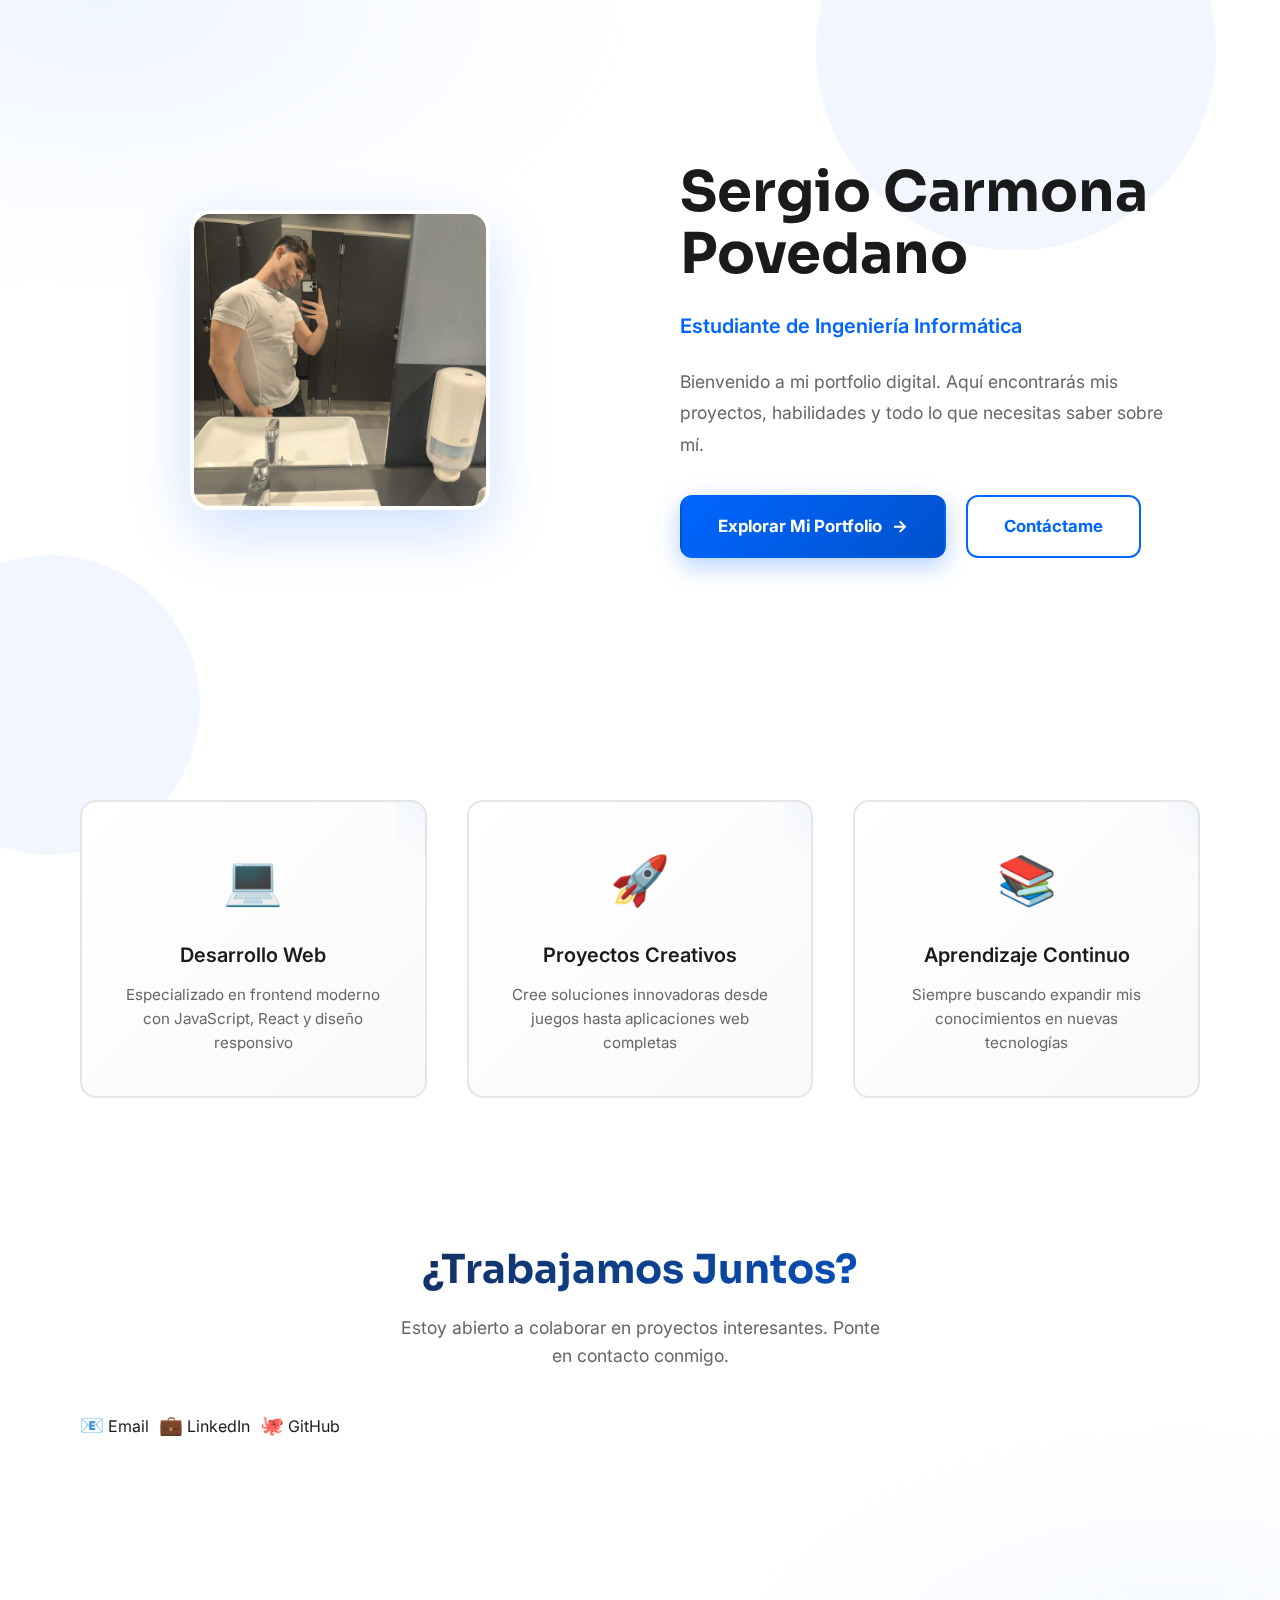
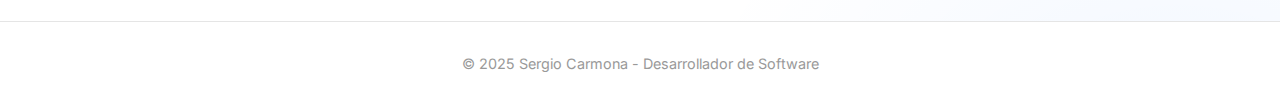
<file: index.html>
<!DOCTYPE html>
<html lang="es">
<head>
    <meta charset="UTF-8">
    <meta name="viewport" content="width=device-width, initial-scale=1.0">
    <title>Sergio Carmona - Portfolio</title>
    <link rel="stylesheet" href="style-landing.css">
    <link href="https://fonts.googleapis.com/css2?family=Inter:wght@300;400;500;600;700&family=Sora:wght@400;600;700&display=swap" rel="stylesheet">
</head>
<body class="landing-page">
    
    <!-- Landing Page Principal -->
    <div class="landing-container">
        <!-- Fondo animado minimalista -->
        <div class="background-blur blur-1"></div>
        <div class="background-blur blur-2"></div>
        
        <div class="landing-content">
            <!-- Sección de Presentación -->
            <div class="hero-section">
                <!-- Imagen del usuario -->
                <div class="profile-image-container">
                    <div class="profile-frame">
                        <img src="perfil.jpeg" alt="Sergio Carmona Povedano" class="profile-image" />
                        <div class="frame-decoration"></div>
                    </div>
                </div>

                <!-- Texto descriptivo -->
                <div class="hero-text">
                    <h1 class="hero-title">Sergio Carmona Povedano</h1>
                    <p class="hero-subtitle">Estudiante de Ingeniería Informática</p>
                    
                    <p class="hero-description">
                        Bienvenido a mi portfolio digital. Aquí encontrarás mis proyectos, habilidades y todo lo que necesitas saber sobre mí.
                    </p>

                    <!-- Botones de acción -->
                    <div class="cta-buttons">
                        <a href="portfolio.html" class="btn btn-primary">
                            Explorar Mi Portfolio
                            <span class="arrow">→</span>
                        </a>
                        <a href="#contact" class="btn btn-secondary">Contáctame</a>
                    </div>
                </div>
            </div>

            <!-- Sección de Características Rápidas -->
            <div class="features-section">
                <div class="feature-card">
                    <div class="feature-icon">💻</div>
                    <h3>Desarrollo Web</h3>
                    <p>Especializado en frontend moderno con JavaScript, React y diseño responsivo</p>
                </div>

                <div class="feature-card">
                    <div class="feature-icon">🚀</div>
                    <h3>Proyectos Creativos</h3>
                    <p>Cree soluciones innovadoras desde juegos hasta aplicaciones web completas</p>
                </div>

                <div class="feature-card">
                    <div class="feature-icon">📚</div>
                    <h3>Aprendizaje Continuo</h3>
                    <p>Siempre buscando expandir mis conocimientos en nuevas tecnologías</p>
                </div>
            </div>

            <!-- Sección de Contacto -->
            <div class="contact-section" id="contact">
                <h2>¿Trabajamos Juntos?</h2>
                <p>Estoy abierto a colaborar en proyectos interesantes. Ponte en contacto conmigo.</p>
                
                <div class="contact-links">
                    <a href="mailto:tu@email.com" class="contact-link">
                        <span class="icon">📧</span>
                        <span>Email</span>
                    </a>
                    <a href="https://linkedin.com" target="_blank" class="contact-link">
                        <span class="icon">💼</span>
                        <span>LinkedIn</span>
                    </a>
                    <a href="https://github.com" target="_blank" class="contact-link">
                        <span class="icon">🐙</span>
                        <span>GitHub</span>
                    </a>
                </div>
            </div>
        </div>
    </div>

    <footer class="landing-footer">
        <p>© 2025 Sergio Carmona - Desarrollador de Software</p>
    </footer>

</body>
</html>
</file>
<file: style-landing.css>
/* ============================================
   LANDING PAGE - MINIMALISTA Y MODERNA
   ============================================ */

* {
    margin: 0;
    padding: 0;
    box-sizing: border-box;
    scroll-behavior: smooth;
}

:root {
    /* Colores modernos y limpios */
    --primary: #1a1a1a;
    --secondary: #ffffff;
    --accent: #0066ff;
    --accent-light: #e6f2ff;
    --text-dark: #1a1a1a;
    --text-light: #666666;
    --text-very-light: #999999;
    --border-color: #e5e5e5;
    --bg-light: #f9f9f9;
    --shadow-sm: 0 2px 8px rgba(0, 0, 0, 0.08);
    --shadow-md: 0 8px 24px rgba(0, 0, 0, 0.12);
    --shadow-lg: 0 16px 48px rgba(0, 0, 0, 0.15);
    --transition: all 0.3s cubic-bezier(0.25, 0.46, 0.45, 0.94);
}

/* Dark mode support */
@media (prefers-color-scheme: dark) {
    :root {
        --primary: #ffffff;
        --secondary: #1a1a1a;
        --text-dark: #ffffff;
        --text-light: #d0d0d0;
        --text-very-light: #888888;
        --border-color: #333333;
        --bg-light: #2a2a2a;
    }
}

body {
    font-family: 'Inter', -apple-system, BlinkMacSystemFont, 'Segoe UI', sans-serif;
    background-color: var(--secondary);
    color: var(--text-dark);
    line-height: 1.6;
    overflow-x: hidden;
}

/* Fondo sutil con degradados para toda la página */
.landing-page,
.portfolio-page {
    background:
        radial-gradient(900px 500px at 8% 0%, rgba(0, 102, 255, 0.06), transparent 60%),
        radial-gradient(800px 480px at 92% 100%, rgba(0, 102, 255, 0.05), transparent 60%),
        var(--secondary);
}

/* ============================================
   LANDING PAGE
   ============================================ */

.landing-page {
    min-height: 100vh;
    display: flex;
    flex-direction: column;
}

.landing-container {
    position: relative;
    flex: 1;
    overflow: hidden;
}

/* Fondos animados minimalistas */
.background-blur {
    position: fixed;
    border-radius: 50%;
    opacity: 0.05;
    pointer-events: none;
    z-index: 0;
}

.blur-1 {
    width: 400px;
    height: 400px;
    background: var(--accent);
    top: -150px;
    right: 5%;
    animation: float 8s ease-in-out infinite;
}

.blur-2 {
    width: 300px;
    height: 300px;
    background: var(--accent);
    bottom: 5%;
    left: -100px;
    animation: float 10s ease-in-out infinite reverse;
}

.blur-3 {
    width: 350px;
    height: 350px;
    background: #0066ff;
    top: 25%;
    left: 10%;
    animation: float 12s ease-in-out infinite;
}

.blur-4 {
    width: 280px;
    height: 280px;
    background: var(--accent);
    bottom: 25%;
    right: 8%;
    animation: float 11s ease-in-out infinite reverse;
}

.blur-5 {
    width: 320px;
    height: 320px;
    background: #0066ff;
    top: 70%;
    right: 15%;
    animation: float 9s ease-in-out infinite;
}

@keyframes float {
    0%, 100% {
        transform: translateY(0px);
    }
    50% {
        transform: translateY(40px);
    }
}

/* En móviles, hacer los círculos un poco más visibles */
@media (max-width: 768px) {
    .background-blur { opacity: 0.08; }
}

.landing-content {
    position: relative;
    z-index: 1;
    max-width: 1200px;
    margin: 0 auto;
    padding: 60px 40px;
    display: flex;
    flex-direction: column;
    gap: 80px;
}

/* ============================================
   HERO SECTION
   ============================================ */

.hero-section {
    display: grid;
    grid-template-columns: 1fr 1fr;
    gap: 80px;
    align-items: center;
    min-height: 600px;
}

.profile-image-container {
    display: flex;
    justify-content: center;
    align-items: center;
}

.profile-frame {
    position: relative;
    width: 300px;
    height: 300px;
}

.profile-image {
    width: 100%;
    height: 100%;
    object-fit: cover;
    border-radius: 20px;
    box-shadow: 0 20px 60px rgba(0, 102, 255, 0.2);
    transition: var(--transition);
    border: 4px solid white;
}

.profile-image:hover {
    transform: scale(1.03) rotate(1deg);
    box-shadow: 0 30px 80px rgba(0, 102, 255, 0.3);
}

.frame-decoration {
    position: absolute;
    inset: -12px;
    border: 3px solid var(--accent);
    border-radius: 24px;
    opacity: 0;
    animation: borderAnimation 3s ease-in-out infinite;
    box-shadow: 0 0 20px rgba(0, 102, 255, 0.3);
}

@keyframes borderAnimation {
    0%, 100% {
        opacity: 0;
        transform: scale(1);
    }
    50% {
        opacity: 0.5;
    }
}

/* ============================================
   HERO TEXT
   ============================================ */

.hero-text {
    display: flex;
    flex-direction: column;
    gap: 24px;
}

.hero-title {
    font-size: 3.5rem;
    font-weight: 700;
    line-height: 1.1;
    color: var(--text-dark);
    font-family: 'Sora', sans-serif;
    animation: slideInUp 0.6s ease;
}

.hero-subtitle {
    font-size: 1.25rem;
    color: var(--accent);
    font-weight: 600;
    animation: slideInUp 0.6s ease 0.1s both;
}

.hero-description {
    font-size: 1.1rem;
    color: var(--text-light);
    line-height: 1.8;
    max-width: 500px;
    animation: slideInUp 0.6s ease 0.2s both;
}

@keyframes slideInUp {
    from {
        opacity: 0;
        transform: translateY(30px);
    }
    to {
        opacity: 1;
        transform: translateY(0);
    }
}

/* ============================================
   BOTONES
   ============================================ */

.cta-buttons {
    display: flex;
    gap: 20px;
    flex-wrap: wrap;
    animation: slideInUp 0.6s ease 0.3s both;
    margin-top: 10px;
}

.btn {
    display: inline-flex;
    align-items: center;
    justify-content: center;
    gap: 10px;
    padding: 16px 36px;
    font-size: 1.05rem;
    font-weight: 700;
    border-radius: 12px;
    border: 2px solid transparent;
    text-decoration: none;
    cursor: pointer;
    transition: var(--transition);
    font-family: 'Inter', sans-serif;
    position: relative;
    overflow: hidden;
}

.btn::before {
    content: '';
    position: absolute;
    top: 0;
    left: -100%;
    width: 100%;
    height: 100%;
    background: rgba(255, 255, 255, 0.2);
    transition: left 0.3s ease;
}

.btn:hover::before {
    left: 100%;
}

.btn-primary {
    background: linear-gradient(135deg, var(--accent), #0052cc);
    color: white;
    box-shadow: 0 8px 24px rgba(0, 102, 255, 0.3);
}

.btn-primary:hover {
    transform: translateY(-4px);
    box-shadow: 0 16px 40px rgba(0, 102, 255, 0.5);
}

.btn-primary .arrow {
    transition: transform 0.3s ease;
}

.btn-primary:hover .arrow {
    transform: translateX(6px);
}

.btn-secondary {
    background: transparent;
    color: var(--accent);
    border-color: var(--accent);
    font-weight: 700;
}

.btn-secondary:hover {
    background: linear-gradient(135deg, var(--accent-light), transparent);
    border-color: var(--accent);
    color: var(--accent);
}

/* ============================================
   FEATURES SECTION
   ============================================ */

.features-section {
    display: grid;
    grid-template-columns: repeat(auto-fit, minmax(280px, 1fr));
    gap: 40px;
    padding: 60px 0;
}

.feature-card {
    padding: 40px;
    border-radius: 16px;
    border: 2px solid var(--border-color);
    background: linear-gradient(135deg, var(--secondary), var(--bg-light));
    text-align: center;
    transition: var(--transition);
    cursor: pointer;
    position: relative;
    overflow: hidden;
}

.feature-card::before {
    content: '';
    position: absolute;
    top: -50%;
    right: -50%;
    width: 200px;
    height: 200px;
    background: radial-gradient(circle, rgba(0, 102, 255, 0.1), transparent);
    transition: all 0.5s ease;
}

.feature-card:hover::before {
    top: -30%;
    right: -30%;
    background: radial-gradient(circle, rgba(0, 102, 255, 0.2), transparent);
}

.feature-card:hover {
    border-color: var(--accent);
    box-shadow: 0 12px 40px rgba(0, 102, 255, 0.15);
    transform: translateY(-8px);
}

.feature-icon {
    font-size: 3rem;
    margin-bottom: 20px;
    display: inline-block;
    transition: var(--transition);
}

.feature-card:hover .feature-icon {
    transform: scale(1.1);
}

.feature-card h3 {
    font-size: 1.25rem;
    font-weight: 600;
    margin-bottom: 12px;
    color: var(--text-dark);
}

.feature-card p {
    color: var(--text-light);
    font-size: 0.95rem;
    line-height: 1.6;
}

/* ============================================
   CONTACT SECTION
   ============================================ */

.contact-section {
    text-align: center;
    margin-bottom: 120px;
}

.contact-section h2 {
    font-size: 2.5rem;
    font-weight: 700;
    margin-bottom: 12px;
    background: linear-gradient(135deg, var(--text-dark), var(--accent));
    -webkit-background-clip: text;
    -webkit-text-fill-color: transparent;
    background-clip: text;
    font-family: 'Sora', sans-serif;
}

.contact-wrapper {
    display: grid;
    grid-template-columns: 1fr 1fr;
    gap: 28px;
    align-items: stretch;
}

.contact-section > p {
    font-size: 1.1rem;
    color: var(--text-light);
    margin-bottom: 40px;
    max-width: 500px;
    margin-left: auto;
    margin-right: auto;
}

.contact-links {
    display: flex;
    gap: 10px;
    flex-wrap: wrap;
}
.contact-link {
    color: inherit;
    text-decoration: none;
}
.contact-link:hover {
    text-decoration: underline;
}

.contact-link .icon {
    font-size: 1.2rem;
}

.contact-form-card {
    background: var(--secondary);
    border: 1px solid var(--border-color);
    border-radius: 16px;
    padding: 24px;
    box-shadow: var(--shadow-sm);
    text-align: left;
    height: 100%;
    display: flex;
    flex-direction: column;
}

.contact-form {
    display: flex;
    flex-direction: column;
    gap: 16px;
    flex: 1;
}

.form-note {
    color: var(--text-light);
    font-size: 0.95rem;
    margin-bottom: 8px;
}

.form-row {
    display: grid;
    grid-template-columns: repeat(auto-fit, minmax(220px, 1fr));
    gap: 16px;
}

.form-field {
    display: flex;
    flex-direction: column;
    gap: 8px;
}

.form-field label {
    font-weight: 600;
    color: var(--text-dark);
    font-size: 0.95rem;
}

.form-field input,
.form-field textarea {
    width: 100%;
    padding: 12px 14px;
    border: 1px solid var(--border-color);
    border-radius: 10px;
    background: var(--bg-light);
    color: var(--text-dark);
    font-size: 1rem;
    transition: var(--transition);
}

.form-field input:focus,
.form-field textarea:focus {
    outline: none;
    border-color: var(--accent);
    box-shadow: 0 0 0 3px rgba(0, 102, 255, 0.15);
}

.contact-submit {
    align-self: flex-start;
    padding: 14px 24px;
    border-radius: 12px;
    border: 2px solid var(--accent);
    background: linear-gradient(135deg, var(--accent), #0052cc);
    color: white;
    font-weight: 700;
    cursor: pointer;
    transition: var(--transition);
    box-shadow: 0 10px 30px rgba(0, 102, 255, 0.25);
}

.contact-submit:hover {
    transform: translateY(-2px);
    box-shadow: 0 14px 36px rgba(0, 102, 255, 0.35);
}

.contact-submit:active {
    transform: translateY(0);
}

.form-status {
    margin-top: 8px;
    font-size: 0.95rem;
    text-align: center;
    color: var(--text-light);
}

.form-status.success {
    color: #1e9e5e;
}

.form-status.error {
    color: #c53030;
}

/* ============================================
   FOOTER
   ============================================ */

.landing-footer {
    text-align: center;
    padding: 30px 20px;
    color: var(--text-very-light);
    font-size: 0.9rem;
    border-top: 1px solid var(--border-color);
    background: var(--secondary);
}

/* ============================================
   RESPONSIVE
   ============================================ */

@media (max-width: 1024px) {
    .hero-section {
        grid-template-columns: 1fr;
        gap: 40px;
        min-height: auto;
    }

    .profile-image-container {
        order: 2;
    }

    .hero-text {
        order: 1;
    }

    .hero-title {
        font-size: 2.5rem;
    }

    .landing-content {
        padding: 40px 30px;
        gap: 60px;
    }
}

@media (max-width: 768px) {
    .hero-title {
        font-size: 2rem;
    }

    .hero-subtitle {
        font-size: 1rem;
    }

    .hero-description {
        font-size: 1rem;
    }

    .cta-buttons {
        flex-direction: column;
    }

    .btn {
        width: 100%;
        justify-content: center;
    }

    .features-section {
        grid-template-columns: 1fr;
    }

    .contact-section {
        padding: 40px 20px;
    }

    .contact-section h2 {
        font-size: 1.75rem;
    }

    .contact-links {
        flex-direction: column;
    }

    .contact-link {
        width: 100%;
        justify-content: center;
    }

    .profile-frame {
        width: 250px;
        height: 250px;
    }

    .blur-1, .blur-2 {
        opacity: 0.01;
    }
}

@media (max-width: 480px) {
    .landing-content {
        padding: 30px 20px;
        gap: 40px;
    }

    .hero-title {
        font-size: 1.75rem;
    }

    .hero-subtitle {
        font-size: 0.9rem;
    }

    .feature-card {
        padding: 30px 20px;
    }

    .contact-section {
        padding: 30px 20px;
    }
}

/* ============================================
   ANIMACIÓN DE CARGA
   ============================================ */

.landing-page * {
    animation: fadeInGentle 0.5s ease forwards;
}

@keyframes fadeInGentle {
    from {
        opacity: 0;
    }
    to {
        opacity: 1;
    }
}

/* ============================================
   PORTFOLIO PAGE
   ============================================ */

.portfolio-page {
    background: var(--secondary);
    color: var(--text-dark);
}

/* Navegación Superior */
.top-nav {
    background: linear-gradient(135deg, var(--secondary) 0%, var(--bg-light) 100%);
    border-bottom: 2px solid var(--accent);
    padding: 15px 0;
    position: sticky;
    top: 0;
    z-index: 100;
    backdrop-filter: blur(20px);
    box-shadow: 0 8px 32px rgba(0, 102, 255, 0.1);
}

.nav-wrapper {
    max-width: 1200px;
    margin: 0 auto;
    padding: 0 40px;
    display: flex;
    align-items: center;
}

.nav-logo {
    font-family: 'Sora', sans-serif;
    font-size: 1.4rem;
    font-weight: 700;
    color: var(--text-dark);
    text-decoration: none;
    transition: var(--transition);
    background: linear-gradient(135deg, var(--accent), #0052cc);
    -webkit-background-clip: text;
    -webkit-text-fill-color: transparent;
    background-clip: text;
    letter-spacing: -0.5px;
}

.nav-logo:hover {
    transform: scale(1.05);
}

.nav-spacer {
    flex: 1;
}

.nav-menu {
    display: flex;
    gap: 20px;
    align-items: center;
    margin: 0 40px;
}

.nav-menu-link {
    color: var(--text-light);
    text-decoration: none;
    font-weight: 600;
    font-size: 0.9rem;
    transition: var(--transition);
    padding: 10px 12px;
    border-radius: 8px;
    position: relative;
    overflow: hidden;
    white-space: nowrap;
}

.nav-menu-link::before {
    content: '';
    position: absolute;
    top: 0;
    left: -100%;
    width: 100%;
    height: 100%;
    background: var(--accent);
    transition: left 0.3s ease;
    z-index: -1;
    border-radius: 8px;
}

.nav-menu-link:hover::before {
    left: 0;
}

.nav-menu-link:hover {
    color: white;
}

.nav-menu-link.active {
    color: white;
    background: var(--accent);
    box-shadow: 0 4px 15px rgba(0, 102, 255, 0.3);
}

.nav-menu-link.active::before {
    left: 0;
}

.nav-menu-link::after {
    content: '';
    position: absolute;
    bottom: -2px;
    left: 0;
    width: 0;
    height: 2px;
    background: var(--accent);
    transition: width 0.3s ease;
}

.nav-menu-link:hover::after,
.nav-menu-link.active::after {
    width: 100%;
}

.nav-back {
    color: var(--secondary);
    text-decoration: none;
    font-weight: 600;
    transition: var(--transition);
    display: flex;
    align-items: center;
    gap: 8px;
    padding: 10px 16px;
    border-radius: 8px;
    background: var(--accent);
    border: 2px solid var(--accent);
}

.nav-back:hover {
    background: #0052cc;
    color: var(--secondary);
    transform: translateX(-4px);
}

/* Botón CV en navegación */
.nav-cv-btn {
    color: var(--secondary);
    background: var(--accent);
    text-decoration: none;
    font-weight: 600;
    padding: 10px 20px;
    border-radius: 8px;
    transition: var(--transition);
    display: inline-flex;
    align-items: center;
    border: 2px solid var(--accent);
}

.nav-cv-btn:hover {
    background: transparent;
    color: var(--accent);
    transform: translateY(-2px);
}
.portfolio-container {
    position: relative;
    z-index: 1;
    max-width: 1000px;
    margin: 0 auto;
    padding: 80px 40px;
}

/* Secciones del Portfolio */
.portfolio-section {
    margin-bottom: 120px;
    animation: slideInUp 0.6s ease;
}

.section-content {
    padding: 45px 35px;
    background: var(--bg-light);
    border-radius: 16px;
    border: 1px solid var(--border-color);
    transition: var(--transition);
}

.portfolio-section:hover .section-content {
    border-color: var(--accent);
    box-shadow: var(--shadow-md);
}

.section-header {
    margin-bottom: 30px;
}

.section-title {
    font-size: 2.5rem;
    font-weight: 700;
    font-family: 'Sora', sans-serif;
    background: linear-gradient(135deg, var(--text-dark), var(--accent));
    -webkit-background-clip: text;
    -webkit-text-fill-color: transparent;
    background-clip: text;
    margin-bottom: 16px;
}

.section-divider {
    width: 60px;
    height: 4px;
    background: linear-gradient(90deg, var(--accent), #0052cc);
    border-radius: 2px;
}

.section-text {
    font-size: 1.05rem;
    color: var(--text-light);
    line-height: 1.8;
    margin-bottom: 16px;
}

/* Ajuste específico de interlineado para "Sobre Mí" */
.portfolio-page #about .section-text {
    line-height: 1.9; /* interlineado más cómodo */
    margin-bottom: 20px; /* separación entre párrafos */
}

@media (max-width: 600px) {
    .portfolio-page #about .section-text {
        line-height: 2.0; /* más aire en pantallas pequeñas */
    }
}

/* About Section with Image */
.about-wrapper {
    display: grid;
    grid-template-columns: 1fr 1fr;
    gap: 40px;
    align-items: center;
}

.about-image {
    display: flex;
    justify-content: center;
    align-items: flex-start;
    height: 100%;
}

.about-photo {
    width: 100%;
    max-width: 300px;
    height: auto;
    border-radius: 12px;
    border: 2px solid var(--border-color);
    box-shadow: 0 10px 40px rgba(0, 0, 0, 0.15);
    object-fit: cover;
}

.about-text {
    display: flex;
    flex-direction: column;
    gap: 20px;
}

.about-text .section-text {
    margin: 0;
}

/* Enlaces sociales minimalistas en Sobre Mí */
.about-social-links {
    display: flex;
    gap: 15px;
    margin-top: 10px;
}

.social-link-minimal {
    display: inline-flex;
    align-items: center;
    justify-content: center;
    width: 40px;
    height: 40px;
    background: var(--bg-light);
    border: 2px solid var(--border-color);
    border-radius: 50%;
    color: var(--text-dark);
    transition: all 0.3s cubic-bezier(0.25, 0.46, 0.45, 0.94);
    text-decoration: none;
}

.social-link-minimal .iconify {
    width: 20px;
    height: 20px;
}

.social-link-minimal:hover {
    border-color: var(--accent);
    background: linear-gradient(135deg, rgba(0, 102, 255, 0.1), rgba(0, 102, 255, 0.05));
    transform: translateY(-3px);
}

/* Botón Ver CV en Sobre Mí */
.cv-button {
    display: inline-flex;
    align-items: center;
    justify-content: center;
    padding: 10px 20px;
    background: var(--accent);
    color: var(--secondary);
    border: 2px solid var(--accent);
    border-radius: 8px;
    font-weight: 600;
    font-size: 0.95rem;
    text-decoration: none;
    transition: all 0.3s cubic-bezier(0.25, 0.46, 0.45, 0.94);
    cursor: pointer;
}

.cv-button:hover {
    background: transparent;
    color: var(--accent);
    transform: translateY(-2px);
    box-shadow: 0 8px 16px rgba(0, 102, 255, 0.2);
}

@media (max-width: 768px) {
    .about-wrapper {
        grid-template-columns: 1fr;
        gap: 30px;
        align-items: center;
    }
    
    .about-photo {
        max-width: 250px;
    }
}

#about .stats-grid {
    margin-top: 50px;
}

/* Stats Grid */
.stats-grid {
    display: flex;
    gap: 25px;
    margin-top: 35px;
    justify-content: center;
    align-items: center;
    flex-wrap: nowrap;
}

.stat-card {
    text-align: center;
    padding: 25px 15px;
    background: linear-gradient(135deg, var(--secondary), var(--bg-light));
    border-radius: 12px;
    border: 2px solid var(--border-color);
    transition: var(--transition);
    position: relative;
    overflow: visible;
    flex: 1;
    max-width: 250px;
    flex-shrink: 0;
    min-height: auto;
}

.stat-card:nth-child(3) {
    flex-basis: auto;
    max-width: 250px;
    margin-left: 0;
    margin-right: 0;
}

.stat-card::before {
    content: '';
    position: absolute;
    top: 0;
    left: 0;
    right: 0;
    height: 3px;
    background: linear-gradient(90deg, var(--accent), #0052cc);
    transform: scaleX(0);
    transform-origin: left;
    transition: transform 0.3s ease;
}

.stat-card:hover::before {
    transform: scaleX(1);
}

.stat-card:hover {
    transform: translateY(-6px);
    border-color: var(--accent);
    box-shadow: 0 12px 30px rgba(0, 102, 255, 0.15);
}

.stat-number {
    font-size: 2rem;
    font-weight: 800;
    background: linear-gradient(135deg, var(--accent), #0052cc);
    -webkit-background-clip: text;
    -webkit-text-fill-color: transparent;
    background-clip: text;
    margin-bottom: 10px;
    font-family: 'Sora', sans-serif;
}

.stat-label {
    font-size: 0.85rem;
    color: var(--text-light);
    line-height: 1.3;
}

/* Advantages Grid */
.advantages-grid {
    display: grid;
    grid-template-columns: repeat(auto-fit, minmax(280px, 1fr));
    gap: 25px;
    margin-top: 40px;
}

.advantage-card {
    padding: 30px;
    background: var(--secondary);
    border: 1px solid var(--border-color);
    border-radius: 12px;
    transition: all 0.3s cubic-bezier(0.25, 0.46, 0.45, 0.94);
    text-align: center;
    display: flex;
    flex-direction: column;
    gap: 15px;
}

.advantage-card:hover {
    border-color: var(--accent);
    transform: translateY(-8px);
    box-shadow: 0 16px 40px rgba(0, 102, 255, 0.12);
}

.advantage-icon {
    font-size: 2.5rem;
    color: var(--accent);
    display: flex;
    justify-content: center;
}

.advantage-icon .iconify {
    width: 50px;
    height: 50px;
}

.advantage-title {
    font-size: 1.1rem;
    font-weight: 600;
    color: var(--text-dark);
    margin: 0;
}

.advantage-description {
    font-size: 0.95rem;
    color: var(--text-light);
    line-height: 1.6;
    margin: 0;
}

/* Timeline */
.timeline {
    position: relative;
    padding-left: 40px;
}

.timeline::before {
    content: '';
    position: absolute;
    left: 0;
    top: 0;
    bottom: 0;
    width: 2px;
    background: linear-gradient(180deg, var(--accent), transparent);
}

.timeline-item {
    position: relative;
    margin-bottom: 40px;
}

.timeline-marker {
    position: absolute;
    left: -48px;
    top: 5px;
    width: 16px;
    height: 16px;
    background: linear-gradient(135deg, var(--accent), #0052cc);
    border: 4px solid var(--secondary);
    border-radius: 50%;
    box-shadow: 0 0 0 2px var(--border-color), 0 0 15px rgba(0, 102, 255, 0.4);
    transition: var(--transition);
}

.timeline-body {
    padding: 20px;
    background: linear-gradient(135deg, var(--secondary), var(--bg-light));
    border-radius: 8px;
    border: 1px solid var(--border-color);
    transition: var(--transition);
}

.timeline-item:hover .timeline-body {
    border-color: var(--accent);
    box-shadow: 0 8px 24px rgba(0, 102, 255, 0.1);
}

.timeline-title {
    font-size: 1.2rem;
    font-weight: 600;
    color: var(--text-dark);
    margin-bottom: 4px;
}

.timeline-institution {
    font-size: 0.9rem;
    color: var(--accent);
    font-weight: 500;
}

.timeline-date {
    font-size: 0.85rem;
    color: var(--text-very-light);
    margin-bottom: 8px;
}

.timeline-description {
    font-size: 0.95rem;
    color: var(--text-light);
    line-height: 1.6;
}

/* Proyectos Grid */
.projects-grid {
    display: grid;
    grid-template-columns: repeat(auto-fit, minmax(300px, 1fr));
    gap: 25px;
    margin-top: 35px;
}

.project-card {
    background: linear-gradient(135deg, var(--secondary), var(--bg-light));
    padding: 30px;
    border-radius: 12px;
    border: 2px solid var(--border-color);
    transition: var(--transition);
    position: relative;
    overflow: hidden;
}

.project-card::before {
    content: '';
    position: absolute;
    top: 0;
    left: 0;
    right: 0;
    height: 4px;
    background: linear-gradient(90deg, var(--accent), #0052cc);
    transform: scaleX(0);
    transform-origin: left;
    transition: transform 0.3s ease;
}

.project-card:hover::before {
    transform: scaleX(1);
}

.project-card:hover {
    border-color: var(--accent);
    box-shadow: 0 12px 40px rgba(0, 102, 255, 0.15);
    transform: translateY(-6px);
}


.project-header {
    display: flex;
    align-items: center;
    gap: 15px;
    margin-bottom: 15px;
}

.project-icon {
    font-size: 2rem;
}

.project-title {
    font-size: 1.2rem;
    font-weight: 600;
    color: var(--text-dark);
}

.project-description {
    font-size: 0.95rem;
    color: var(--text-light);
    line-height: 1.6;
    flex-grow: 1;
}

.project-tags {
    display: flex;
    gap: 8px;
    flex-wrap: wrap;
    margin-top: 15px;
    margin-bottom: 15px;
}

.tag {
    display: inline-block;
    padding: 4px 12px;
    background: var(--accent-light);
    color: var(--accent);
    border-radius: 20px;
    font-size: 0.8rem;
    font-weight: 500;
}

.project-link {
    color: var(--accent);
    text-decoration: none;
    font-weight: 600;
    transition: var(--transition);
    margin-top: 10px;
}

.project-link:hover {
    gap: 4px;
}

/* Skills Grid */
.skills-grid {
    display: grid;
    grid-template-columns: repeat(2, 1fr);
    gap: 30px;
    margin-top: 40px;
}

/* Responsive para pantallas pequeñas */
@media (max-width: 768px) {
    .skills-grid {
        grid-template-columns: 1fr;
    }
}

/* Contenedor de iconos de habilidades */
.skills-icons-container {
    display: grid;
    grid-template-columns: repeat(auto-fit, minmax(85px, max-content));
    gap: 20px;
    padding: 10px 0;
    justify-content: center;
    align-items: center;
    width: auto;
    margin: 0 auto;
}
.tech-carousel {
    position: relative;
    overflow: hidden;
    margin: 16px 0 32px;
    border: 1px solid var(--border-color);
    border-radius: 12px;
    background: linear-gradient(135deg, var(--secondary), var(--bg-light));
}

.tech-carousel::before,
.tech-carousel::after {
    content: '';
    position: absolute;
    top: 0;
    bottom: 0;
    width: 60px;
    pointer-events: none;
}

.tech-carousel::before {
    left: 0;
    background: linear-gradient(to right, var(--secondary), transparent);
}

.tech-carousel::after {
    right: 0;
    background: linear-gradient(to left, var(--secondary), transparent);
}

.carousel-track {
    display: inline-flex;
    gap: 28px;
    padding: 14px 20px;
    white-space: nowrap;
    animation: techScroll 22s linear infinite;
}

.tech-item {
    display: inline-flex;
    align-items: center;
    gap: 8px;
    padding: 8px 14px;
    background: var(--secondary);
    border: 1px solid var(--border-color);
    border-radius: 20px;
    color: var(--text-dark);
    box-shadow: var(--shadow-sm);
    font-size: 0.95rem;
}

.tech-item-img {
    width: 20px;
    height: 20px;
    object-fit: contain;
}

@keyframes techScroll {
    0% { transform: translateX(0); }
    100% { transform: translateX(-50%); }
}

@media (prefers-reduced-motion: reduce) {
    .carousel-track { animation: none; }
}

.skill-category {
    padding: 30px;
    background: var(--secondary);
    border: 1px solid var(--border-color);
    border-radius: 12px;
    transition: var(--transition);
    overflow: visible;
}

.skill-category:hover {
    border-color: var(--accent);
}

.category-title {
    font-size: 1.1rem;
    font-weight: 600;
    color: var(--text-dark);
    margin-bottom: 25px;
}

/* Contenedor de iconos de habilidades */
.skills-icons-container {
    display: grid;
    grid-template-columns: repeat(auto-fit, minmax(85px, max-content));
    gap: 20px;
    padding: 10px 0;
    justify-content: center;
    align-items: center;
    width: auto;
    margin: 0 auto;
}

/* Items de iconos con tooltip */
.skill-icon-item {
    position: relative;
    width: 85px;
    height: 85px;
    display: flex;
    align-items: center;
    justify-content: center;
    background: var(--secondary);
    border: 2px solid var(--border-color);
    border-radius: 16px;
    transition: all 0.4s cubic-bezier(0.25, 0.46, 0.45, 0.94);
    cursor: pointer;
    box-shadow: 0 4px 12px rgba(0, 0, 0, 0.05);
    flex-shrink: 0;
    z-index: 1;
}

.skill-icon-item:hover {
    transform: translateY(-10px) scale(1.08);
    border-color: var(--accent);
    background: linear-gradient(135deg, rgba(0, 102, 255, 0.05), rgba(0, 102, 255, 0.1));
    box-shadow: 0 16px 32px rgba(0, 102, 255, 0.25), 0 0 0 1px rgba(0, 102, 255, 0.1);
}

.skill-icon-item .iconify {
    width: 50px;
    height: 50px;
    transition: all 0.3s ease;
}

/* Imagen para iconos personalizados en PNG */
.skill-icon-img {
    width: 50px;
    height: 50px;
    object-fit: contain;
    transition: all 0.3s ease;
}

.skill-icon-img--wide {
    width: 64px;
    height: 64px;
}

.skill-icon-img--xl {
    width: 72px;
    height: 72px;
}

.skill-icon-img--lg {
    width: 58px;
    height: 58px;
}

.skill-icon-item:hover .skill-icon-img {
    transform: scale(1.15);
}

.skill-icon-item:hover .iconify {
    transform: scale(1.15);
}

/* Texto para iconos sin logo (como UML) */
.skill-icon-text {
    font-size: 1.5rem;
    font-weight: 700;
    color: var(--accent);
    transition: all 0.3s ease;
}

.skill-icon-item:hover .skill-icon-text {
    transform: scale(1.15);
    color: var(--text-dark);
}

/* Tooltip al hacer hover */
.skill-icon-item::after {
    content: attr(data-tooltip);
    position: absolute;
    bottom: -35px;
    left: 50%;
    transform: translateX(-50%) translateY(10px);
    background: var(--text-dark);
    color: var(--secondary);
    padding: 6px 12px;
    border-radius: 6px;
    font-size: 0.85rem;
    font-weight: 500;
    white-space: nowrap;
    opacity: 0;
    pointer-events: none;
    transition: all 0.3s ease;
    z-index: 99999;
}

.skill-icon-item:hover::after {
    opacity: 1;
    transform: translateX(-50%) translateY(0);
}

/* Tamaño consistente para Iconify en carrusel */
.tech-item .iconify {
    width: 20px;
    height: 20px;
}

/* Contact Section (pulido y consistente) */
.contact-section .section-content {
    padding: 45px 35px;
}

.contact-wrapper {
    display: grid;
    grid-template-columns: 1fr;
    gap: 40px;
}

.contact-info {
    display: flex;
    flex-direction: column;
    gap: 25px;
}

.contact-intro {
    font-size: 1.05rem;
    color: var(--text-light);
    line-height: 1.8;
}

.contact-details {
    display: flex;
    flex-direction: column;
    gap: 20px;
}

.contact-item {
    display: flex;
    gap: 15px;
    padding: 15px;
    background: var(--secondary);
    border-radius: 8px;
    transition: var(--transition);
}

.contact-item:hover {
    background: var(--bg-light);
}

.contact-icon {
    font-size: 1.5rem;
    min-width: 30px;
}

.contact-item strong {
    font-weight: 600;
    color: var(--text-dark);
}

.contact-item p {
    margin: 0;
    color: var(--text-light);
    font-size: 0.95rem;
}

.social-links {
    display: flex;
    gap: 15px;
    flex-wrap: wrap;
    margin-top: 25px;
    justify-content: center;
}

.social-link {
    display: flex;
    align-items: center;
    gap: 8px;
    padding: 10px 16px;
    background: var(--secondary);
    border: 1px solid var(--border-color);
    border-radius: 8px;
    text-decoration: none;
    color: var(--text-dark);
    font-weight: 500;
    transition: var(--transition);
}

.social-link:hover {
    background: var(--accent);
    color: white;
    border-color: var(--accent);
    transform: translateY(-2px);
}

.social-icon {
    font-size: 1.1rem;
}

/* Tamaño consistente para iconos en enlaces sociales */
.social-link .iconify {
    width: 18px;
    height: 18px;
}

/* Footer Portfolio */
.portfolio-footer {
    text-align: center;
    padding: 40px 20px;
    color: var(--text-very-light);
    font-size: 0.9rem;
    border-top: 1px solid var(--border-color);
    background: var(--secondary);
}

/* ============================================
   RESPONSIVE
   ============================================ */

@media (max-width: 1024px) {
    .portfolio-container {
        padding: 60px 30px;
    }

    .section-content {
        padding: 40px 30px;
    }

    .section-title {
        font-size: 2rem;
    }
}

@media (max-width: 768px) {
    .nav-wrapper {
        padding: 0 20px;
        gap: 20px;
    }

    .nav-menu {
        gap: 15px;
        margin: 0 20px;
        font-size: 0.85rem;
    }

    .nav-menu-link {
        padding: 6px 10px;
        font-size: 0.85rem;
    }

    .portfolio-container {
        padding: 40px 20px;
    }

    .section-content {
        padding: 30px 20px;
    }

    .section-title {
        font-size: 1.75rem;
    }

    .portfolio-section {
        margin-bottom: 80px;
    }

    .projects-grid {
        grid-template-columns: 1fr;
    }

    .skills-grid {
        grid-template-columns: 1fr;
    }

    .advantages-grid {
        grid-template-columns: repeat(2, 1fr);
        gap: 20px;
    }

    .stats-grid {
        grid-template-columns: repeat(2, 1fr);
    }

    .timeline::before {
        left: -15px;
    }

    .timeline-marker {
        left: -23px;
    }
}

@media (max-width: 480px) {
    .nav-wrapper {
        flex-direction: column;
        gap: 15px;
        padding: 15px 20px;
    }

    .nav-logo {
        font-size: 1.1rem;
    }

    .nav-menu {
        width: 100%;
        gap: 10px;
        margin: 0;
        flex-wrap: wrap;
        justify-content: center;
    }

    .nav-menu-link {
        padding: 6px 10px;
        font-size: 0.8rem;
    }

    .nav-spacer {
        display: none;
    }

    .nav-back {
        width: 100%;
        justify-content: center;
        font-size: 0.9rem;
    }

    .section-title {
        font-size: 1.5rem;
    }

    .section-content {
        padding: 20px;
    }

    .stats-grid {
        grid-template-columns: 1fr;
    }

    .advantages-grid {
        grid-template-columns: 1fr;
        gap: 15px;
    }

    .advantage-card {
        padding: 20px;
    }

    .advantage-icon .iconify {
        width: 40px;
        height: 40px;
    }

    .advantage-title {
        font-size: 1rem;
    }

    .advantage-description {
        font-size: 0.9rem;
    }

    .about-social-links {
        justify-content: center;
        flex-wrap: wrap;
    }

    .cv-button {
        width: 100%;
        padding: 12px 20px;
        font-size: 0.9rem;
    }

    .skill-icon-item {
        width: 60px;
        height: 60px;
    }

    .skill-icon-item .iconify {
        width: 36px;
        height: 36px;
    }

    .tech-carousel {
        margin: 12px 0 24px;
    }

    .tech-item {
        font-size: 0.85rem;
        padding: 6px 12px;
    }

    .social-links {
        flex-direction: column;
    }

    .social-link {
        justify-content: center;
    }
}
</file>
